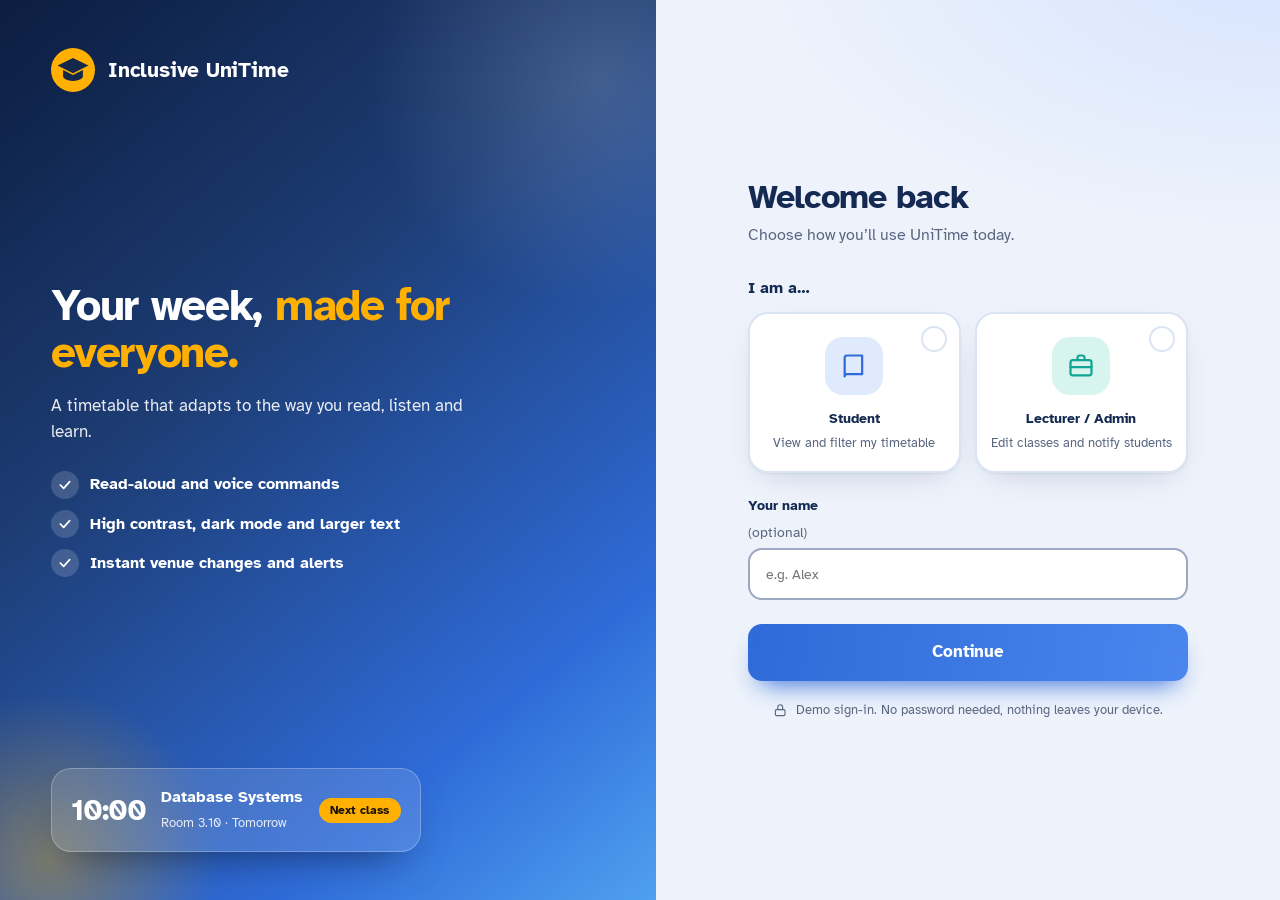
<file: index.html>
<!DOCTYPE html>
<html lang="en">
<head>
<meta charset="utf-8">
<meta name="viewport" content="width=device-width, initial-scale=1">
<link rel="icon" href="data:image/svg+xml,%3Csvg xmlns='http://www.w3.org/2000/svg' viewBox='0 0 40 40'%3E%3Ccircle cx='20' cy='20' r='20' fill='%23ffb000'/%3E%3Cpath d='M20 9 6 16l14 7 14-7z' fill='%2314284b'/%3E%3C/svg%3E">
<title>Sign in – Inclusive UniTime</title>
<link rel="preconnect" href="https://fonts.googleapis.com"><link href="https://fonts.googleapis.com/css2?family=Atkinson+Hyperlegible:wght@400;700&display=swap" rel="stylesheet">
<link rel="stylesheet" href="styles.css">
<style>
body{margin:0}
.split{display:grid;grid-template-columns:1.05fr 1fr;min-height:100vh}

/* ---- Left: brand panel ---- */
.side{position:relative;overflow:hidden;color:#fff;padding:3rem 3.2rem;display:flex;flex-direction:column;justify-content:space-between;gap:2rem;
 background:linear-gradient(140deg,#0c1d40 0,#1d3d75 38%,#2f6bd8 78%,#4fa0f0 100%)}
.side::before,.side::after{content:"";position:absolute;border-radius:50%;pointer-events:none}
.side::before{width:460px;height:460px;right:-170px;top:-150px;background:radial-gradient(circle,rgba(255,255,255,.16),rgba(255,255,255,0) 70%)}
.side::after{width:340px;height:340px;left:-120px;bottom:-130px;background:radial-gradient(circle,rgba(255,176,0,.38),rgba(255,176,0,0) 70%)}
.side>*{position:relative;z-index:1}
.logo{display:flex;align-items:center;gap:.8rem;font-weight:700;font-size:1.3rem;letter-spacing:-.01em}
.logo svg{width:44px;height:44px;flex:none}
.pitch h2{color:#fff;font-size:clamp(2rem,3.4vw,3rem);line-height:1.08;letter-spacing:-.03em;margin:0 0 1rem;max-width:14ch}
.pitch h2 em{font-style:normal;color:var(--amber)}
.pitch>p{margin:0 0 1.6rem;max-width:38ch;opacity:.9;font-size:1.05rem}
.feats{list-style:none;margin:0;padding:0;display:grid;gap:.7rem}
.feats li{display:flex;align-items:center;gap:.7rem;font-weight:700}
.feats .tick{display:grid;place-items:center;width:28px;height:28px;border-radius:50%;background:rgba(255,255,255,.16);flex:none}
.feats svg{width:16px;height:16px;fill:none;stroke:#fff;stroke-width:2.6;stroke-linecap:round;stroke-linejoin:round}
.mock{align-self:flex-start;display:flex;align-items:center;gap:1rem;padding:1rem 1.2rem;border-radius:20px;background:rgba(255,255,255,.13);border:1px solid rgba(255,255,255,.25);backdrop-filter:blur(10px);-webkit-backdrop-filter:blur(10px);box-shadow:0 20px 40px -20px rgba(0,0,0,.5)}
.mock .t{font-size:1.9rem;font-weight:700;letter-spacing:-.04em;line-height:1}
.mock b{display:block}.mock small{opacity:.85}
.mock .live{background:var(--amber);color:#1a1200;font-weight:700;font-size:.75rem;border-radius:99px;padding:.2rem .7rem}

/* ---- Right: form ---- */
.panel{display:grid;place-items:center;padding:2rem 1.4rem}
.form{width:min(440px,100%)}
.form h1{font-size:2.1rem;line-height:1.1;margin:0 0 .4rem;color:var(--navy);letter-spacing:-.03em}
.form .sub{margin-bottom:1.8rem}
fieldset{border:0;margin:0 0 1.3rem;padding:0}
legend{font-weight:700;color:var(--navy);margin-bottom:.7rem;padding:0}
.roles{display:grid;grid-template-columns:1fr 1fr;gap:.9rem}
.role{position:relative;display:flex;flex-direction:column;align-items:center;gap:.35rem;text-align:center;padding:1.4rem .8rem 1.2rem;border:2px solid var(--line);border-radius:20px;background:var(--card);cursor:pointer;color:var(--navy);box-shadow:var(--sh);transition:border-color .2s,background .2s,transform .2s,box-shadow .2s}
.role:hover{border-color:var(--blue);transform:translateY(-3px)}
.role input{position:absolute;opacity:0;inset:0;cursor:pointer;margin:0}
.role .ico{width:58px;height:58px;border-radius:18px;margin-bottom:.4rem;transition:transform .2s}
.role .ico svg{width:28px;height:28px}
.role small{font-weight:400;color:var(--muted);font-size:.82rem;line-height:1.3}
.role::after{content:"";position:absolute;top:.7rem;right:.7rem;width:22px;height:22px;border-radius:50%;border:2px solid var(--line);background:var(--card) center/12px no-repeat;transition:all .2s}
.role:has(input:checked){border-color:var(--blue);background:linear-gradient(180deg,var(--sky),var(--card));box-shadow:0 0 0 4px rgba(47,107,216,.2),var(--sh)}
.role:has(input:checked)::after{background-color:var(--blue);border-color:var(--blue);background-image:url("data:image/svg+xml,%3Csvg xmlns='http://www.w3.org/2000/svg' viewBox='0 0 24 24' fill='none' stroke='white' stroke-width='3.5' stroke-linecap='round' stroke-linejoin='round'%3E%3Cpath d='M5 12l5 5 9-10'/%3E%3C/svg%3E")}
.role:has(input:checked) .ico{transform:scale(1.08)}
.role:has(input:focus-visible){outline:3px solid var(--amber);outline-offset:3px}
.form label.n{margin-bottom:.2rem}
.form input[type=text],.form #name{padding:.8rem 1rem;border-radius:14px}
.err{margin-top:.9rem}
.go{width:100%;margin-top:1.3rem;padding:.95rem;font-size:1.08rem;border-radius:14px;border:0;background:linear-gradient(100deg,var(--blue),#4a86ee);box-shadow:0 14px 26px -12px var(--blue);transition:transform .15s,box-shadow .15s,filter .15s}
.go:hover{transform:translateY(-2px);filter:brightness(1.06);background:linear-gradient(100deg,var(--blue),#4a86ee)}
.note{display:flex;gap:.5rem;align-items:center;justify-content:center;font-size:.82rem;color:var(--muted);margin:1.2rem 0 0;text-align:center}

/* ---- Motion ---- */
@media(prefers-reduced-motion:no-preference){
 :root:not([data-motion=reduce]) .form>*{animation:rise .6s cubic-bezier(.2,.7,.2,1) both}
 :root:not([data-motion=reduce]) .form>*:nth-child(2){animation-delay:.07s}:root:not([data-motion=reduce]) .form>*:nth-child(3){animation-delay:.14s}
 :root:not([data-motion=reduce]) .form>*:nth-child(4){animation-delay:.21s}
 :root:not([data-motion=reduce]) .pitch,:root:not([data-motion=reduce]) .logo{animation:rise .7s cubic-bezier(.2,.7,.2,1) both}
 :root:not([data-motion=reduce]) .mock{animation:rise .8s .2s cubic-bezier(.2,.7,.2,1) both,bob 6s 1s ease-in-out infinite}
}
@keyframes rise{from{opacity:0;transform:translateY(16px)}}
@keyframes bob{50%{transform:translateY(-8px)}}

:root[data-theme=dark]:not([data-contrast=high]) .form h1,:root[data-theme=dark]:not([data-contrast=high]) legend{color:var(--text)}
:root[data-contrast=high] .side{background:#000}

@media(max-width:860px){
 .split{grid-template-columns:1fr}
 .side{padding:1.5rem 1.4rem 2rem;border-radius:0 0 28px 28px;gap:1rem}
 .feats,.mock{display:none}.pitch h2{font-size:1.7rem;max-width:none;margin-bottom:.4rem}.pitch>p{margin:0}
 .panel{padding:1.6rem 1.2rem 2.4rem}.form h1{font-size:1.7rem}
}
</style>
</head>
<body>
<div class="split">
  <aside class="side" aria-label="About Inclusive UniTime">
    <div class="logo"><svg viewBox="0 0 40 40" aria-hidden="true"><circle cx="20" cy="20" r="20" fill="#ffb000"/><path d="M20 9 6 16l14 7 14-7z" fill="#14284b"/><path d="M11 20v6c0 2 4 4 9 4s9-2 9-4v-6l-9 4.5z" fill="#14284b"/></svg>Inclusive UniTime</div>
    <div class="pitch">
      <h2>Your week, <em>made for everyone.</em></h2>
      <p>A timetable that adapts to the way you read, listen and learn.</p>
      <ul class="feats">
        <li><span class="tick"><svg viewBox="0 0 24 24" aria-hidden="true"><path d="M5 12l5 5 9-10"/></svg></span>Read-aloud and voice commands</li>
        <li><span class="tick"><svg viewBox="0 0 24 24" aria-hidden="true"><path d="M5 12l5 5 9-10"/></svg></span>High contrast, dark mode and larger text</li>
        <li><span class="tick"><svg viewBox="0 0 24 24" aria-hidden="true"><path d="M5 12l5 5 9-10"/></svg></span>Instant venue changes and alerts</li>
      </ul>
    </div>
    <div class="mock" aria-hidden="true">
      <div class="t">10:00</div>
      <div><b>Database Systems</b><small>Room 3.10 · Tomorrow</small></div>
      <span class="live">Next class</span>
    </div>
  </aside>

  <main class="panel" id="main">
    <div class="form">
      <h1>Welcome back</h1>
      <p class="sub">Choose how you’ll use UniTime today.</p>
      <p class="status" id="bye" role="status"></p>
      <form id="f" novalidate>
        <fieldset>
          <legend>I am a…</legend>
          <div class="roles">
            <label class="role"><input type="radio" name="role" value="student">
              <span class="ico"><svg class="i" viewBox="0 0 24 24" aria-hidden="true"><path d="M4 5a2 2 0 0 1 2-2h13v16H6a2 2 0 0 0-2 2zM4 21V5"/></svg></span>
              <b>Student</b><small>View and filter my timetable</small></label>
            <label class="role"><input type="radio" name="role" value="staff">
              <span class="ico t"><svg class="i" viewBox="0 0 24 24" aria-hidden="true"><rect x="3" y="7" width="18" height="13" rx="2"/><path d="M9 7V5a2 2 0 0 1 2-2h2a2 2 0 0 1 2 2v2M3 13h18"/></svg></span>
              <b>Lecturer / Admin</b><small>Edit classes and notify students</small></label>
          </div>
        </fieldset>
        <label class="n">Your name <span style="font-weight:400;color:var(--muted)">(optional)</span>
          <input id="name" autocomplete="name" placeholder="e.g. Alex" maxlength="40"></label>
        <p class="err" id="err" role="alert"></p>
        <button class="btn go" id="go" type="submit">Continue</button>
      </form>
      <p class="note"><svg class="i" viewBox="0 0 24 24" aria-hidden="true" style="width:1.1em;height:1.1em"><rect x="4" y="11" width="16" height="10" rx="2"/><path d="M8 11V7a4 4 0 0 1 8 0v4"/></svg>Demo sign-in. No password needed, nothing leaves your device.</p>
    </div>
  </main>
</div>
<script>
const K="ut-user",root=document.documentElement,$=s=>document.querySelector(s);
try{const u=JSON.parse(localStorage.getItem(K));if(u&&u.role)location.replace("app.html")}catch(e){}
try{const s=JSON.parse(localStorage.getItem("ut")).s;root.dataset.theme=s.th;root.dataset.text=s.t;root.dataset.contrast=s.c;root.dataset.motion=s.m}catch(e){}
if(sessionStorage.getItem("ut-out")){$("#bye").textContent="You’ve been signed out. See you soon!";sessionStorage.removeItem("ut-out")}
const LBL={student:"Student",staff:"Lecturer / Admin"};
document.querySelectorAll('input[name=role]').forEach(i=>i.onchange=()=>{$("#err").textContent="";$("#go").textContent="Continue as "+LBL[i.value]});
try{const l=localStorage.getItem("ut-last"),n=localStorage.getItem("ut-lastname");if(n)$("#name").value=n;const i=l&&document.querySelector(`input[name=role][value=${l}]`);if(i){i.checked=true;i.onchange()}}catch(e){}
$("#f").onsubmit=e=>{e.preventDefault();
 const r=document.querySelector('input[name=role]:checked');
 if(!r){$("#err").textContent="Please choose Student or Lecturer / Admin to continue.";document.querySelector('input[name=role]').focus();return}
 const name=$("#name").value.trim()||(r.value==="staff"?"Dr Khan":"Alex");
 try{localStorage.setItem(K,JSON.stringify({role:r.value,name}));localStorage.setItem("ut-last",r.value);localStorage.setItem("ut-lastname",$("#name").value.trim())}catch(_){}
 location.href="app.html"};
</script>
</body>
</html>
</file>
<file: styles.css>
:root{--navy:#142a52;--navy2:#1d3d75;--blue:#2f6bd8;--sky:#dfeafd;--teal:#12a594;--amber:#ffb000;--rose:#e5484d;--bg:#eef3fb;--card:#fff;--text:#17223b;--muted:#5a6781;--line:#dbe4f2;--ok:#0f7a55;--tint:#eef4ff;--fs:16px;--r:18px;--sh:0 1px 2px rgba(20,42,82,.05),0 12px 32px -14px rgba(20,42,82,.22)}
:root[data-contrast=high]{--navy:#000;--navy2:#000;--blue:#0030c0;--sky:#fff;--teal:#006b5e;--bg:#fff;--card:#fff;--text:#000;--muted:#000;--line:#000;--tint:#fff;--sh:none}
:root[data-contrast=high] body{background:#fff}
:root[data-contrast=high] :is(.card,.tile,td,.cards li,.stat,nav){border:2px solid #000}
:root[data-contrast=high] .cls{background:#fff!important;border:2px solid #000;border-left-width:8px}
:root[data-contrast=high] .hero{background:#000}
:root[data-text=lg]{--fs:19px}:root[data-text=xl]{--fs:22px}
:root[data-motion=reduce] *{transition:none!important;animation:none!important}
*{box-sizing:border-box}
body{margin:0;font:var(--fs)/1.55 "Atkinson Hyperlegible","Segoe UI",system-ui,sans-serif;color:var(--text);-webkit-font-smoothing:antialiased;
 background:radial-gradient(900px 480px at 100% -5%,#d6e4ff 0,transparent 60%),radial-gradient(700px 400px at -5% 100%,#d3f3ee 0,transparent 60%),var(--bg);background-attachment:fixed}
:focus-visible{outline:3px solid var(--amber);outline-offset:3px;border-radius:8px}
.skip{position:absolute;left:-999px;background:#fff;padding:.6rem 1rem;border-radius:8px}.skip:focus{left:10px;top:10px;z-index:9}
svg.i{width:1.3em;height:1.3em;fill:none;stroke:currentColor;stroke-width:1.9;stroke-linecap:round;stroke-linejoin:round;flex:none}

header{display:flex;align-items:center;justify-content:space-between;gap:1rem;background:linear-gradient(100deg,var(--navy),var(--navy2));color:#fff;padding:.8rem 1.6rem;border-radius:0 0 24px 24px;box-shadow:0 10px 30px -12px rgba(20,42,82,.5)}
.brand{display:flex;align-items:center;gap:.75rem;margin:0;font-size:1.25rem;letter-spacing:-.01em}
.brand svg{width:40px;height:40px;flex:none}
.brand small{display:block;font-size:.78rem;font-weight:400;opacity:.8}
.who{display:flex;align-items:center;gap:.7rem;font-size:.9rem;background:rgba(255,255,255,.12);padding:.35rem .5rem .35rem 1rem;border-radius:99px}
.who select{font:inherit;padding:.4rem .7rem;border-radius:99px;border:0;background:#fff;color:#000}
.badge{background:var(--rose);color:#fff;border-radius:99px;padding:.05rem .55rem;font-size:.75rem;font-weight:700;margin-left:auto}

.app{display:grid;grid-template-columns:250px 1fr;gap:1.5rem;padding:1.5rem 1.6rem;align-items:start}
nav{background:var(--card);border:1px solid var(--line);border-radius:var(--r);padding:.8rem;box-shadow:var(--sh);position:sticky;top:1rem}
nav ul{list-style:none;margin:0;padding:0;display:grid;gap:.25rem}
nav button{width:100%;display:flex;align-items:center;gap:.7rem;text-align:left;font:inherit;font-weight:700;background:none;border:0;border-radius:12px;padding:.75rem .9rem;cursor:pointer;color:var(--muted);transition:background .15s,color .15s}
nav button:hover{background:var(--tint);color:var(--navy)}
nav button[aria-current=page]{background:linear-gradient(100deg,var(--blue),#4a86ee);color:#fff;box-shadow:0 8px 18px -8px var(--blue)}
:root[data-contrast=high] nav button[aria-current=page]{background:#000}

main{min-width:0;max-width:1100px}
h2{font-size:2rem;line-height:1.15;margin:0 0 .3rem;color:var(--navy);letter-spacing:-.025em}
h3{margin:0 0 .8rem;color:var(--navy)}
.sub{color:var(--muted);margin:0 0 1.6rem}
.card{background:var(--card);border:1px solid var(--line);border-radius:var(--r);padding:1.4rem;margin-bottom:1.3rem;box-shadow:var(--sh)}

.hero{position:relative;overflow:hidden;display:flex;flex-wrap:wrap;align-items:center;justify-content:space-between;gap:1.2rem;background:linear-gradient(125deg,var(--navy) 0,var(--blue) 70%,#4fa0f0);color:#fff;border-radius:24px;padding:1.9rem 2.1rem;margin-bottom:1.3rem;box-shadow:0 22px 40px -20px rgba(47,107,216,.7)}
.hero::before,.hero::after{content:"";position:absolute;border-radius:50%;background:rgba(255,255,255,.08)}
.hero::before{width:260px;height:260px;right:-60px;top:-110px}.hero::after{width:150px;height:150px;right:130px;bottom:-90px;background:rgba(255,176,0,.25)}
.hero>*{position:relative;z-index:1}
.hero .time{font-size:3.6rem;font-weight:700;line-height:1;letter-spacing:-.04em}
.hero h3{color:#fff;font-size:1.55rem;margin:.4rem 0 0}.hero p{margin:.2rem 0 0;opacity:.92}
.pill{background:var(--amber);color:#1a1200;font-weight:700;border-radius:99px;padding:.4rem 1rem;font-size:.9rem}

.stats{display:grid;grid-template-columns:repeat(auto-fit,minmax(160px,1fr));gap:1rem;margin-bottom:1.3rem}
.stat{background:var(--card);border:1px solid var(--line);border-radius:16px;padding:.9rem 1.1rem;box-shadow:var(--sh);display:flex;align-items:center;gap:.9rem}
.stat b{display:block;font-size:1.6rem;line-height:1;color:var(--navy)}.stat span{font-size:.85rem;color:var(--muted)}
.ico{display:grid;place-items:center;width:46px;height:46px;border-radius:14px;background:var(--sky);color:var(--blue);flex:none}
.ico.t{background:#d8f4ef;color:var(--teal)}.ico.a{background:#fff0cc;color:#a86b00}.ico.r{background:#ffe1e2;color:var(--rose)}

.grid{display:grid;gap:1rem;grid-template-columns:repeat(auto-fit,minmax(220px,1fr));margin-bottom:1.3rem}
.tile{display:flex;flex-direction:column;gap:.7rem;width:100%;text-align:left;font:inherit;background:var(--card);border:1px solid var(--line);border-radius:var(--r);padding:1.2rem;cursor:pointer;color:var(--muted);box-shadow:var(--sh);transition:transform .2s,box-shadow .2s}
.tile:hover{transform:translateY(-4px);box-shadow:0 18px 34px -16px rgba(20,42,82,.35)}
.tile strong{display:block;color:var(--navy);font-size:1.1rem}
.tile:nth-child(2) .ico{background:#fff0cc;color:#a86b00}.tile:nth-child(3) .ico{background:#d8f4ef;color:var(--teal)}

.btn{font:inherit;font-weight:700;background:var(--blue);color:#fff;border:2px solid var(--blue);border-radius:12px;padding:.65rem 1.3rem;cursor:pointer;transition:background .15s}
.btn:hover{background:var(--navy);border-color:var(--navy)}
.btn.alt{background:#fff;color:var(--blue)}.btn.alt:hover{background:var(--tint);color:var(--navy)}

.filters{display:grid;gap:.9rem;grid-template-columns:repeat(auto-fit,minmax(150px,1fr));align-items:end}
label{display:grid;gap:.3rem;font-weight:700;font-size:.9rem;color:var(--navy)}
select,input,textarea{font:inherit;font-weight:400;padding:.6rem .75rem;border:2px solid #9aa8c2;border-radius:12px;background:#fff;color:#000;width:100%}
select:focus,input:focus,textarea:focus{border-color:var(--blue)}
#count{font-weight:700;color:var(--muted);margin:.2rem 0 .8rem}

.tbl{border-radius:var(--r);background:var(--card);padding:.8rem;box-shadow:var(--sh);border:1px solid var(--line)}
table{width:100%;border-collapse:separate;border-spacing:6px;table-layout:fixed}
th,td{padding:0;text-align:center;vertical-align:top;height:86px;border-radius:12px}
td{background:#f6f9fe;border:1px dashed var(--line);padding:4px}
thead th{background:var(--navy);color:#fff;height:auto;padding:.7rem;border-radius:12px}
thead th.today{background:var(--amber);color:#1a1200}
tbody th{background:var(--sky);color:var(--navy);font-size:.82rem;width:104px;vertical-align:middle}
.cls{height:100%;background:hsl(var(--h) 85% 93%);border-left:5px solid hsl(var(--h) 60% 42%);border-radius:9px;padding:.5rem .6rem;text-align:left;font-size:.88rem;line-height:1.3}
.cls b{color:hsl(var(--h) 65% 20%)}.cls small{display:block;color:var(--muted);margin-top:.15rem}

.cards{display:none;list-style:none;padding:0;margin:0;gap:.75rem}
.cards li{background:#fff;border:1px solid var(--line);border-left:6px solid hsl(var(--h,214) 60% 45%);border-radius:14px;padding:.9rem 1.1rem;box-shadow:var(--sh)}
.cards b{color:var(--navy)}.cards small{color:var(--muted)}

.notes{list-style:none;padding:0;margin:.9rem 0 0;display:grid;gap:.6rem}
.notes li{display:flex;gap:.9rem;padding:1rem;border:1px solid var(--line);border-radius:14px;background:#fff}
.notes li:not(.read){background:linear-gradient(90deg,var(--sky),#fff 75%);border-color:#bcd0f3}
.dot{width:12px;height:12px;border-radius:50%;background:var(--blue);margin-top:.45rem;flex:none;box-shadow:0 0 0 4px rgba(47,107,216,.18)}
.notes li.read .dot{background:#9aa6bb;box-shadow:none}
.tag{font-size:.75rem;font-weight:700;border-radius:99px;padding:.1rem .65rem;background:var(--sky);color:var(--navy);margin-left:.3rem}
.notes small{color:var(--muted)}

.row{display:flex;justify-content:space-between;align-items:center;gap:1rem;padding:1.1rem 0;border-bottom:1px solid var(--line);font-weight:700;color:var(--navy)}
.row:last-of-type{border:0}
.seg{display:flex;gap:4px;padding:4px;background:var(--sky);border-radius:14px}
.seg button{font:inherit;font-weight:700;padding:.45rem .95rem;border:0;border-radius:10px;background:transparent;color:var(--navy);cursor:pointer}
.seg button[aria-pressed=true]{background:var(--blue);color:#fff;box-shadow:0 6px 14px -6px var(--blue)}
.switch{width:3.5rem;height:1.95rem;border-radius:99px;border:2px solid #6b7a96;background:#fff;position:relative;cursor:pointer;transition:background .2s}
.switch::after{content:"";position:absolute;top:3px;left:3px;width:1.25rem;height:1.25rem;border-radius:50%;background:#6b7a96;transition:left .2s}
.switch[aria-checked=true]{background:var(--teal);border-color:var(--teal)}
.switch[aria-checked=true]::after{left:calc(100% - 1.55rem);background:#fff}

.status{padding:.85rem 1rem;border-radius:12px;background:#e0f6ec;color:var(--ok);font-weight:700;margin-top:1rem;border-left:5px solid var(--ok)}
.status:empty{display:none}
[hidden]{display:none!important}

@media(max-width:860px){
 header{padding:.65rem 1rem;border-radius:0 0 18px 18px}.brand small,.who span{display:none}
 .app{grid-template-columns:1fr;padding:1.1rem 1rem 90px}
 nav{position:fixed;inset:auto .6rem .6rem;z-index:5;padding:.35rem;border-radius:20px;box-shadow:0 14px 30px -10px rgba(20,42,82,.5)}
 nav ul{grid-auto-flow:column;grid-auto-columns:1fr}
 nav button{flex-direction:column;gap:.1rem;text-align:center;font-size:.7rem;padding:.5rem .1rem}
 nav .badge{position:absolute;margin:0;transform:translate(16px,-4px)}
 nav li{position:relative}
 h2{font-size:1.6rem}.hero{padding:1.4rem}.hero .time{font-size:2.6rem}
 .tbl{display:none}.cards{display:grid}
}

/* Staff editing */
.head{display:flex;flex-wrap:wrap;justify-content:space-between;align-items:center;gap:.8rem;margin-bottom:.6rem}.head h3{margin:0}
.scroll{overflow-x:auto}
#manage{border-spacing:0;table-layout:auto;min-width:560px}
#manage th,#manage td{height:auto;padding:.7rem .6rem;text-align:left;border-radius:0;background:none;border:0;border-bottom:1px solid var(--line)}
#manage thead th{background:var(--sky);color:var(--navy);border-radius:0}
#manage td:last-child{white-space:nowrap}
.mini{font:inherit;font-size:.8rem;font-weight:700;border:2px solid var(--blue);background:#fff;color:var(--blue);border-radius:8px;padding:.2rem .65rem;cursor:pointer;margin-top:.35rem}
td .mini{display:block}
#manage .mini{margin:0 .3rem 0 0;font-size:.85rem}
.mini:hover{background:var(--tint)}.mini.del{border-color:var(--rose);color:#b02a30}
dialog{border:0;border-radius:22px;padding:0;width:min(480px,92vw);box-shadow:0 30px 70px -20px rgba(20,42,82,.6);color:var(--text)}
dialog::backdrop{background:rgba(20,42,82,.55)}
dialog form{padding:1.6rem;display:grid;gap:1rem}
dialog h3{margin:0;font-size:1.4rem}
.err{margin:0;padding:.7rem .9rem;border-radius:10px;background:#ffe9ea;color:#8a1c22;font-weight:700;border-left:5px solid var(--rose)}
.err:empty{display:none}
.actions{display:flex;justify-content:flex-end;gap:.7rem}

dialog{background:var(--card)}
.tools{display:flex;gap:.5rem;margin-left:auto}
.chip{font:inherit;font-size:.88rem;font-weight:700;display:inline-flex;align-items:center;gap:.5rem;background:rgba(255,255,255,.12);color:#fff;border:0;border-radius:99px;padding:.5rem .9rem;cursor:pointer;transition:background .15s}
.chip:hover{background:rgba(255,255,255,.24)}.chip[aria-pressed=true]{background:var(--amber);color:#1a1200}
kbd{font:inherit;font-size:.72rem;background:rgba(255,255,255,.2);border-radius:6px;padding:0 .4rem}
#sdlg{width:min(560px,92vw)}.sbox{padding:1.1rem}#sIn{font-size:1.15rem}
#sRes{list-style:none;margin:.8rem 0 0;padding:0;display:grid;gap:.3rem}
#sRes button{width:100%;text-align:left;font:inherit;background:none;border:0;border-radius:12px;padding:.7rem .9rem;cursor:pointer;color:var(--text)}
#sRes button:hover,#sRes button:focus-visible{background:var(--sky)}
#sRes small{color:var(--muted)}.none{color:var(--muted);padding:.6rem .9rem}
@media(max-width:860px){.chip span,.chip kbd{display:none}.chip{padding:.55rem}}
/* Dark theme */
:root[data-theme=dark]:not([data-contrast=high]){--navy:#e3ecff;--navy2:#13264a;--blue:#5b94f5;--sky:#1c2f55;--bg:#0b1326;--card:#131f3a;--text:#e8eefc;--muted:#a9b6d3;--line:#273858;--tint:#1a2b4d;--ok:#4cd9a0;--teal:#2ec4b0;--rose:#ff6b70;--sh:0 12px 30px -14px rgba(0,0,0,.7)}
:root[data-theme=dark]:not([data-contrast=high]) body{background:radial-gradient(900px 480px at 100% -5%,#14305e 0,transparent 60%),var(--bg)}
:root[data-theme=dark]:not([data-contrast=high]) header{background:linear-gradient(100deg,#0a1a3a,#17315e)}
:root[data-theme=dark]:not([data-contrast=high]) .hero{background:linear-gradient(125deg,#14306a,#2f6bd8 75%,#3d8bd6)}
:root[data-theme=dark]:not([data-contrast=high]) thead th{background:#223a66;color:#fff}:root[data-theme=dark]:not([data-contrast=high]) thead th.today{background:var(--amber);color:#1a1200}
:root[data-theme=dark]:not([data-contrast=high]) td{background:#0f1a33}:root[data-theme=dark]:not([data-contrast=high]) .cls{background:hsl(var(--h) 45% 20%)}:root[data-theme=dark]:not([data-contrast=high]) .cls b{color:hsl(var(--h) 80% 86%)}
:root[data-theme=dark]:not([data-contrast=high]) .cards li,:root[data-theme=dark]:not([data-contrast=high]) .notes li{background:var(--card)}:root[data-theme=dark]:not([data-contrast=high]) .notes li:not(.read){background:linear-gradient(90deg,var(--sky),var(--card) 75%)}
:root[data-theme=dark]:not([data-contrast=high]) select,:root[data-theme=dark]:not([data-contrast=high]) input,:root[data-theme=dark]:not([data-contrast=high]) textarea{background:#0e182f;color:#fff;border-color:#5b6e92}
:root[data-theme=dark]:not([data-contrast=high]) .btn.alt,:root[data-theme=dark]:not([data-contrast=high]) .mini{background:transparent}:root[data-theme=dark]:not([data-contrast=high]) .switch{background:var(--card)}
:root[data-theme=dark]:not([data-contrast=high]) .status{background:#12362b}:root[data-theme=dark]:not([data-contrast=high]) .tbl{background:var(--card)}
:root[data-theme=dark]:not([data-contrast=high]) .hero .pill,:root[data-theme=dark]:not([data-contrast=high]) .pill{color:#1a1200}
</file>
